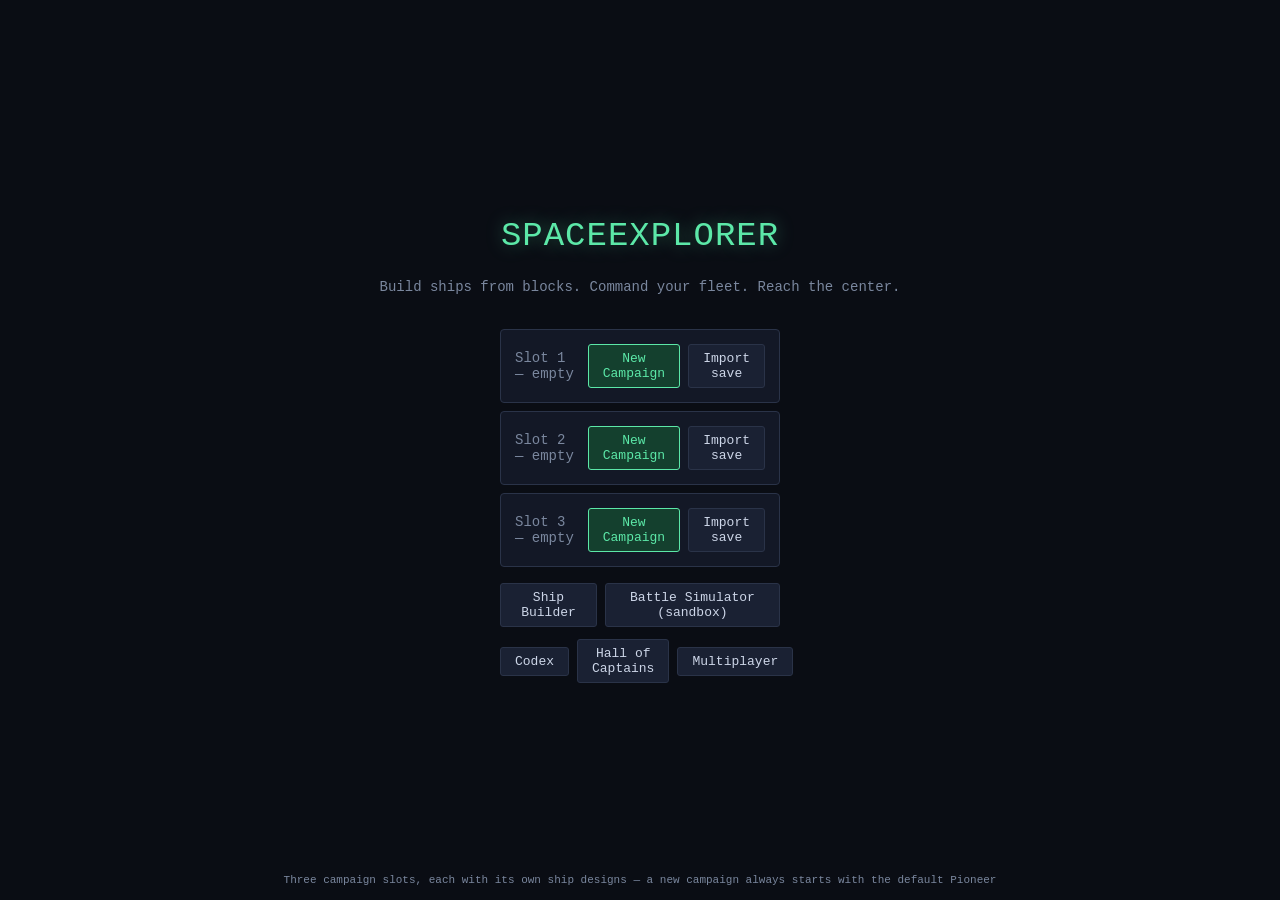
<file: index.html>
<!doctype html>
<html lang="en">
  <head>
    <meta charset="UTF-8" />
    <meta name="viewport" content="width=device-width, initial-scale=1.0" />
    <title>SpaceExplorer</title>
    <link rel="icon" href="data:image/svg+xml,%3Csvg xmlns='http://www.w3.org/2000/svg' viewBox='0 0 16 16'%3E%3Crect width='16' height='16' fill='%230a0d14'/%3E%3Crect x='6' y='2' width='4' height='4' fill='%23ffd24a'/%3E%3Crect x='4' y='6' width='8' height='6' fill='%238f9aa8'/%3E%3Crect x='4' y='12' width='3' height='3' fill='%23ff7a3c'/%3E%3Crect x='9' y='12' width='3' height='3' fill='%23ff7a3c'/%3E%3C/svg%3E" />
    <script type="module" crossorigin src="./assets/index-DtBwhFew.js"></script>
    <link rel="stylesheet" crossorigin href="./assets/index-CGiZ8CMe.css">
  </head>
  <body>
    <div id="app">
      <canvas id="game-canvas"></canvas>
      <div id="ui-root"></div>
    </div>
  </body>
</html>
</file>
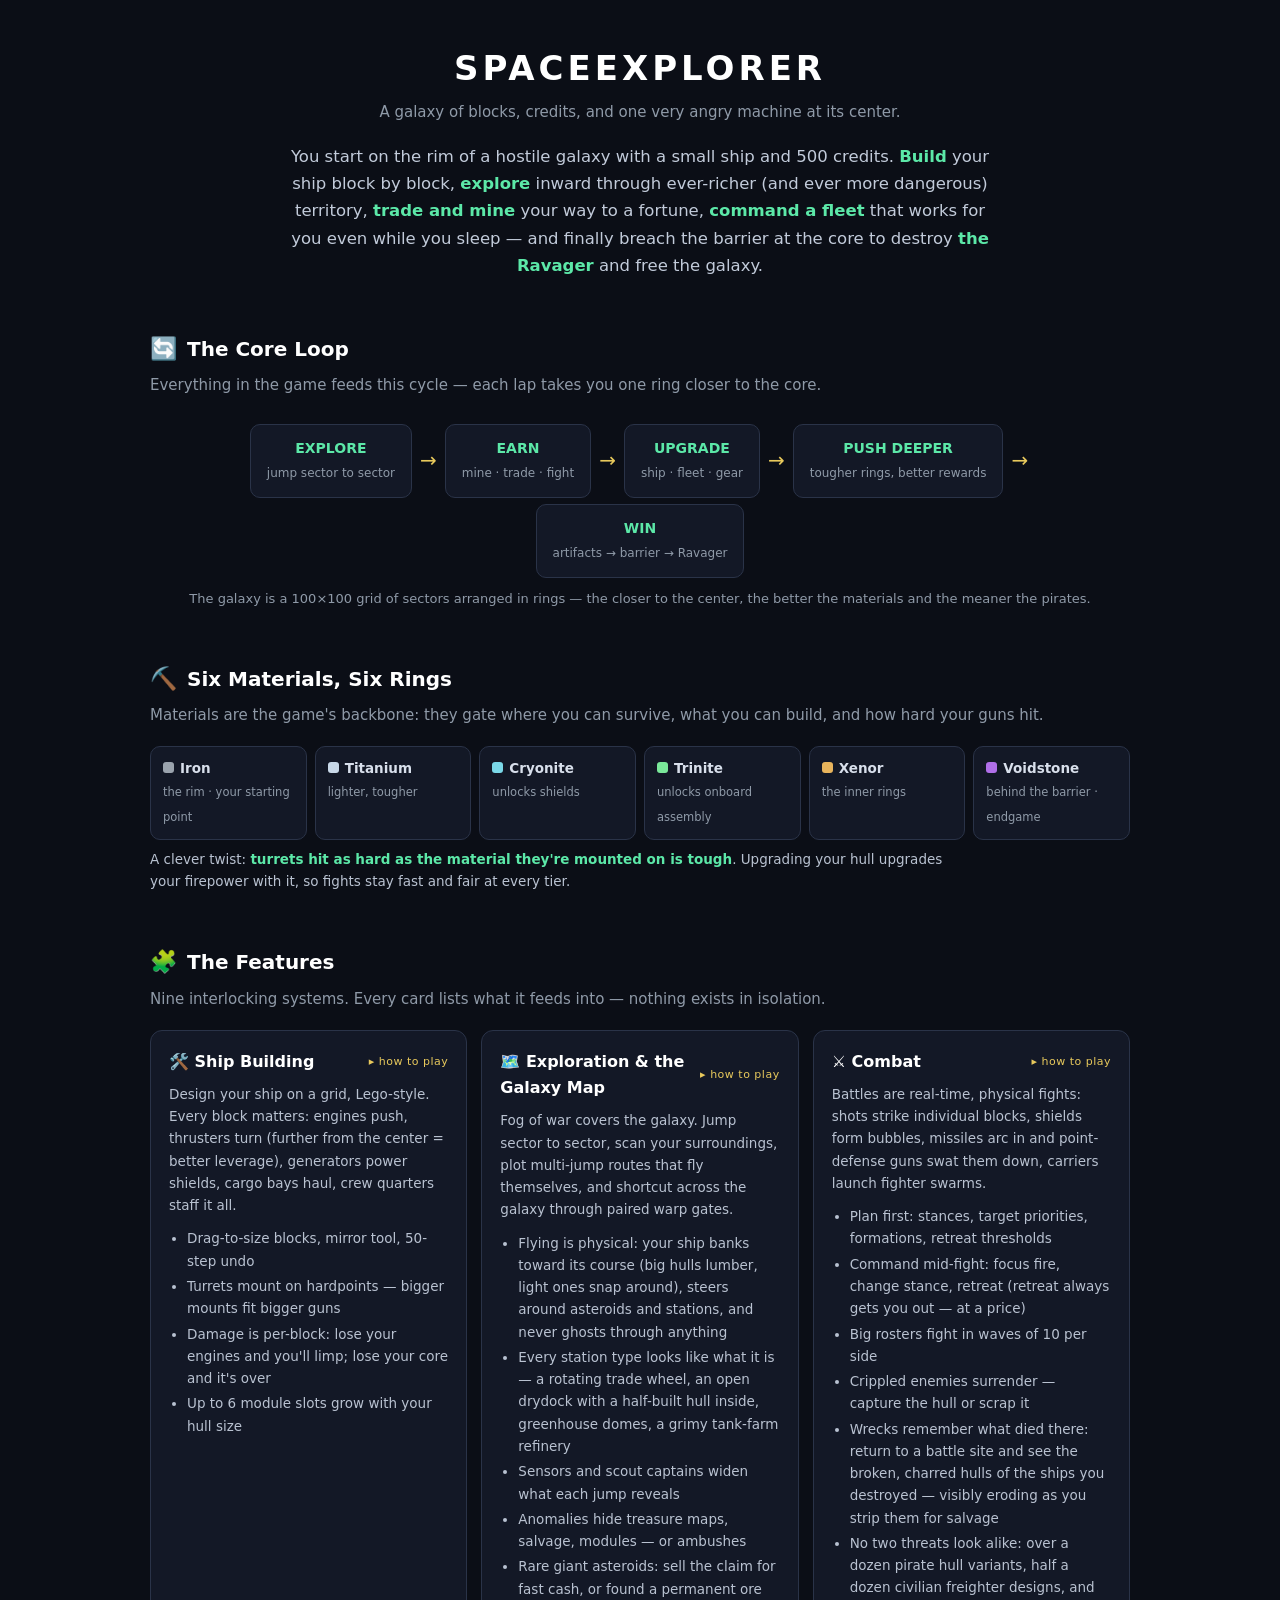
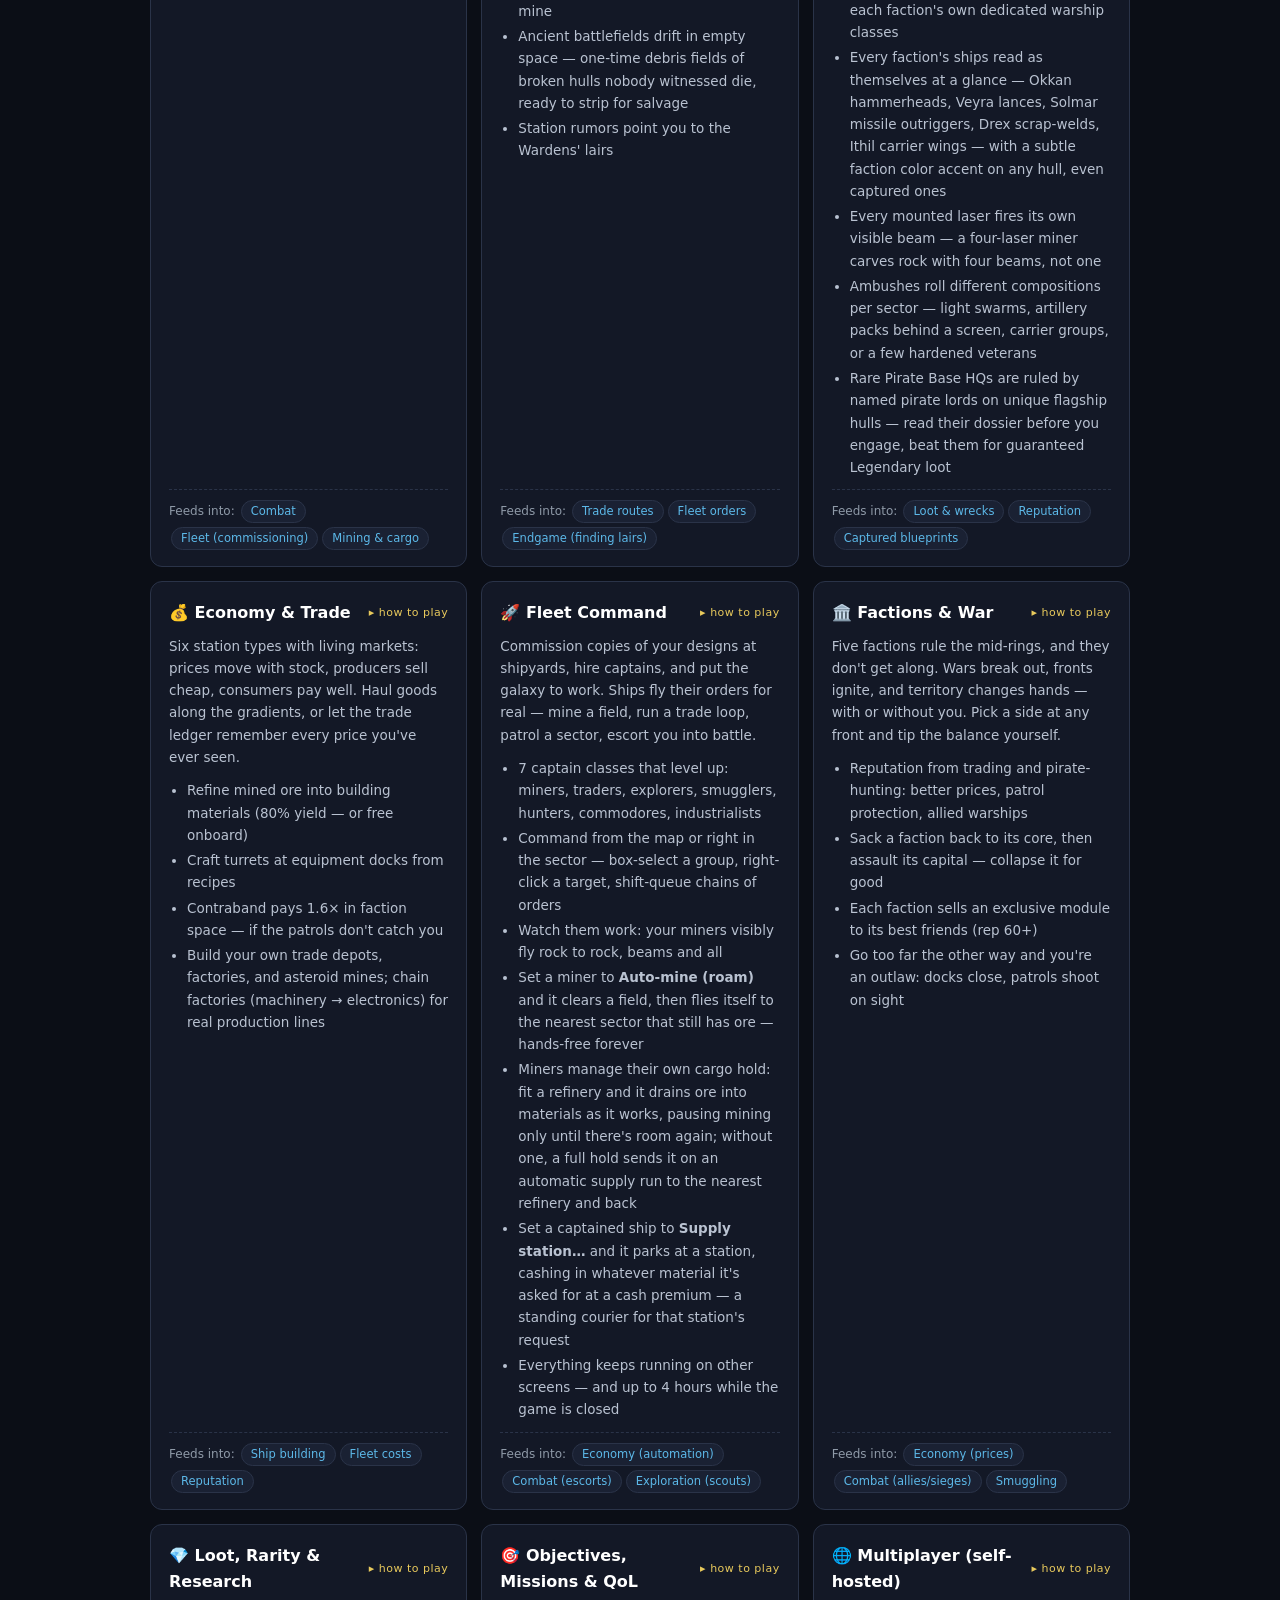
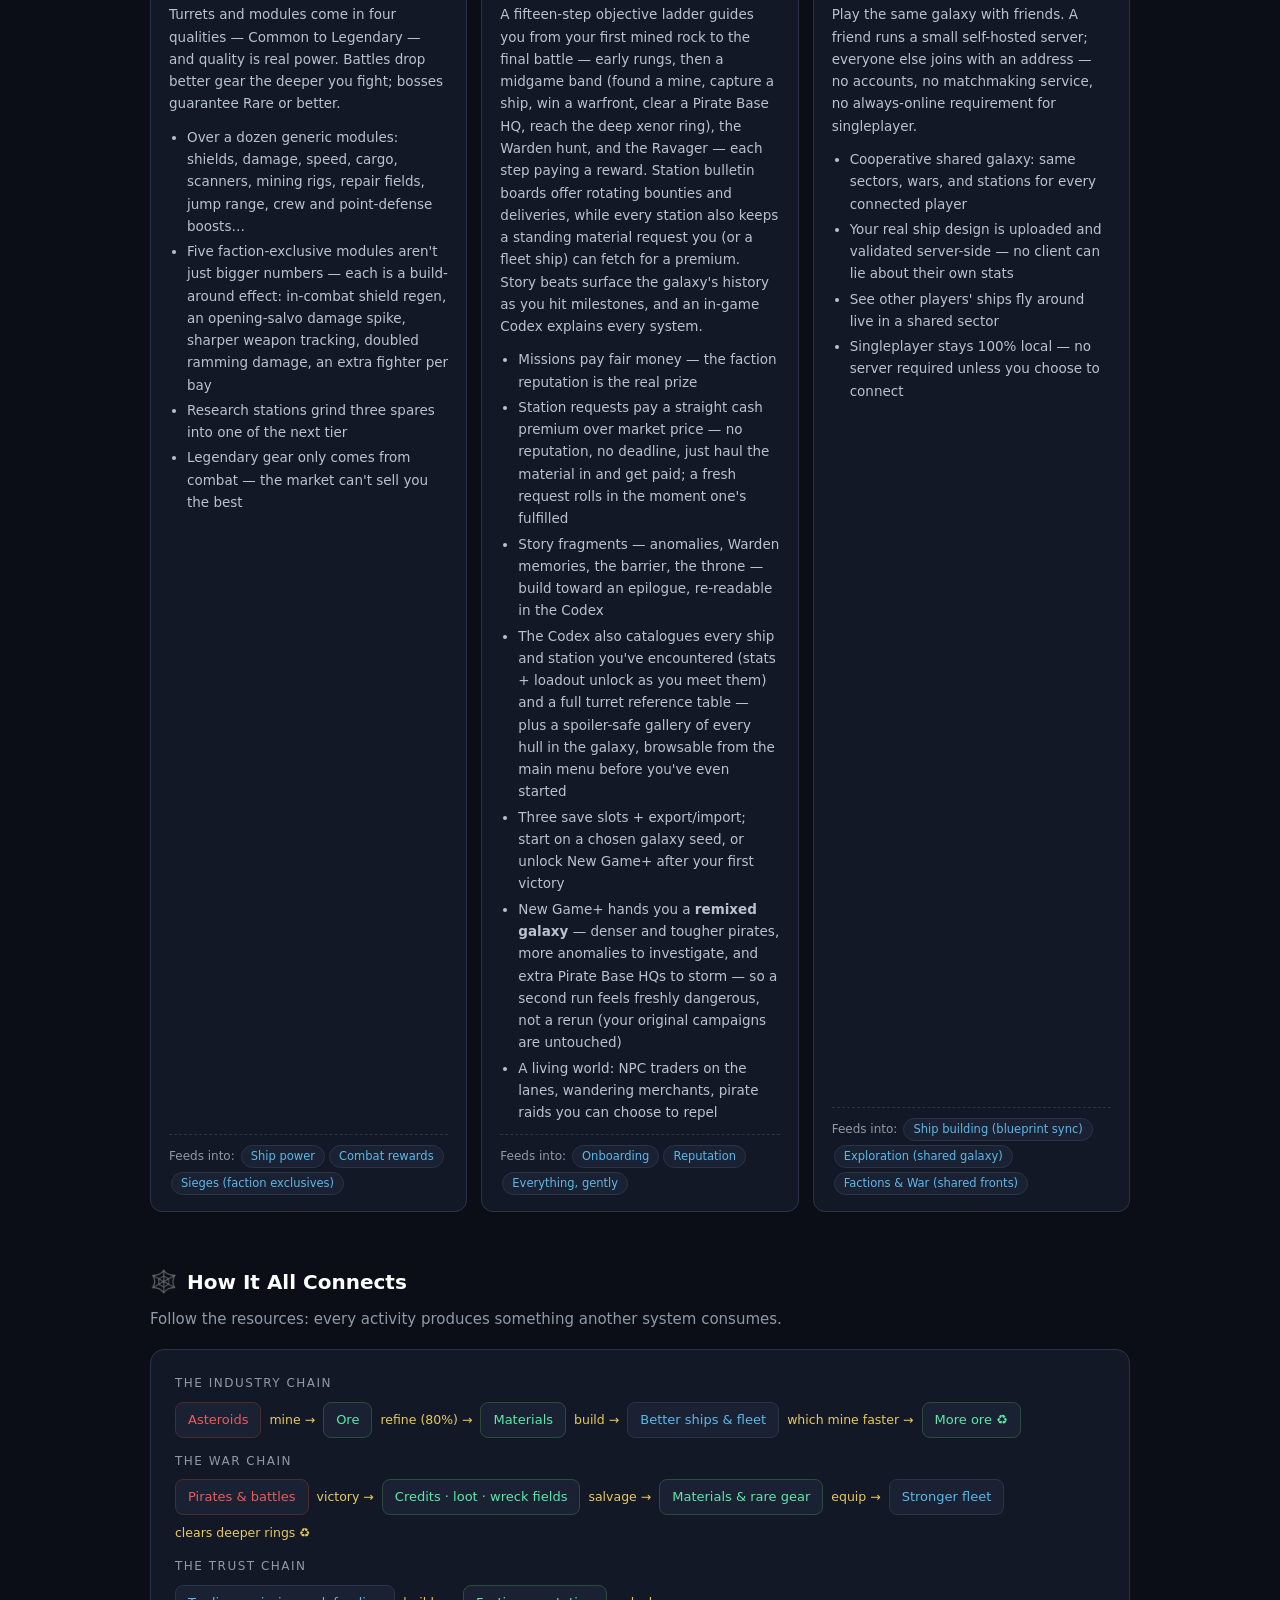
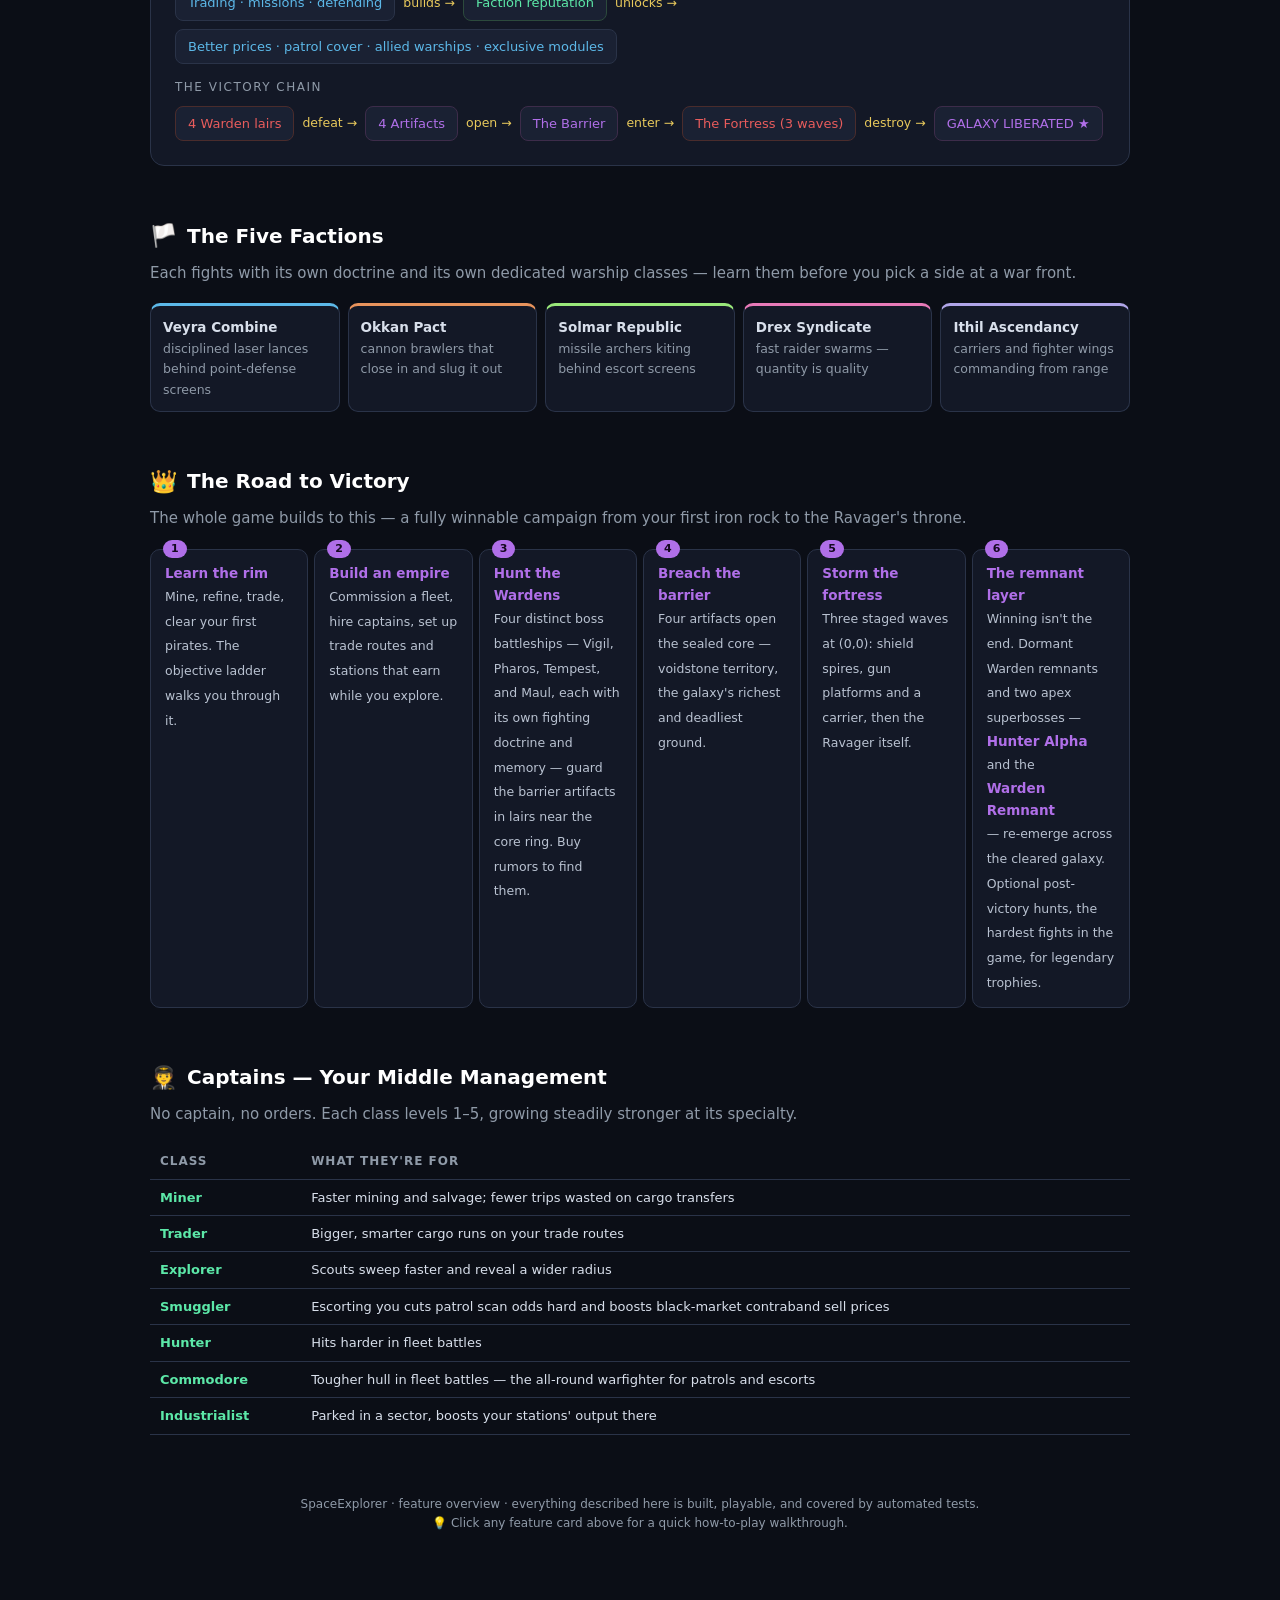
<file: features.html>
<!DOCTYPE html>
<html lang="en">
<head>
<meta charset="utf-8">
<meta name="viewport" content="width=device-width, initial-scale=1">
<title>SpaceExplorer — Game Overview</title>
<style>
  :root {
    --bg: #0b0e16;
    --panel: #131826;
    --panel2: #1a2133;
    --line: #2a3348;
    --text: #d8dfeb;
    --dim: #8f9aa8;
    --green: #5ce8a8;
    --blue: #5cb8e8;
    --gold: #e8c95c;
    --red: #e85c5c;
    --purple: #b06fe8;
    --pink: #e85ce8;
  }
  * { box-sizing: border-box; margin: 0; padding: 0; }
  body {
    background:
      radial-gradient(1200px 600px at 80% -10%, #16203a 0%, transparent 60%),
      radial-gradient(900px 500px at 10% 110%, #1a1430 0%, transparent 60%),
      var(--bg);
    color: var(--text);
    font: 15px/1.65 "Segoe UI", system-ui, -apple-system, sans-serif;
    padding: 40px 20px 80px;
  }
  main { max-width: 980px; margin: 0 auto; }
  h1 {
    font-size: 34px; letter-spacing: 4px; color: #fff;
    text-align: center; margin-bottom: 4px;
  }
  .tagline { text-align: center; color: var(--dim); margin-bottom: 8px; }
  .pitch {
    max-width: 720px; margin: 18px auto 40px; text-align: center;
    font-size: 16.5px; color: #c2cbda;
  }
  .pitch strong { color: var(--green); }
  h2 {
    font-size: 20px; margin: 52px 0 6px; color: #fff;
    display: flex; align-items: center; gap: 10px;
  }
  h2 .ico { font-size: 22px; }
  .sub { color: var(--dim); margin-bottom: 18px; }
  section > p { max-width: 820px; }

  /* Core loop */
  .loop {
    display: flex; flex-wrap: wrap; justify-content: center; align-items: center;
    gap: 6px; margin: 26px 0 10px;
  }
  .loop .step {
    background: var(--panel); border: 1px solid var(--line); border-radius: 10px;
    padding: 12px 16px; text-align: center; min-width: 128px;
  }
  .loop .step b { display: block; color: var(--green); font-size: 14px; }
  .loop .step span { color: var(--dim); font-size: 12px; }
  .loop .arr { color: var(--gold); font-size: 20px; padding: 0 2px; }
  .loopnote { text-align: center; color: var(--dim); font-size: 13px; margin-bottom: 8px; }

  /* Feature cards */
  .grid { display: grid; grid-template-columns: repeat(auto-fit, minmax(300px, 1fr)); gap: 14px; margin-top: 18px; }
  .card {
    background: var(--panel); border: 1px solid var(--line); border-radius: 12px;
    padding: 18px 18px 14px; display: flex; flex-direction: column; gap: 8px;
  }
  .card h3 { font-size: 16px; color: #fff; display: flex; gap: 8px; align-items: center; }
  .card p { color: #b9c2d1; font-size: 13.5px; }
  .card ul { padding-left: 18px; color: #b9c2d1; font-size: 13.5px; }
  .card li { margin: 3px 0; }
  .links { margin-top: auto; padding-top: 8px; border-top: 1px dashed var(--line); font-size: 12px; }
  .links .lbl { color: var(--dim); margin-right: 4px; }
  .chip {
    display: inline-block; background: var(--panel2); border: 1px solid var(--line);
    color: var(--blue); border-radius: 20px; padding: 1px 9px; margin: 2px 2px;
    font-size: 11.5px; white-space: nowrap;
  }

  /* Materials ladder */
  .mats { display: flex; flex-wrap: wrap; gap: 8px; margin: 14px 0 4px; }
  .mat {
    flex: 1; min-width: 120px; border-radius: 10px; padding: 10px 12px;
    border: 1px solid var(--line); background: var(--panel);
  }
  .mat b { display: block; font-size: 13.5px; }
  .mat span { color: var(--dim); font-size: 11.5px; }
  .swatch { display: inline-block; width: 11px; height: 11px; border-radius: 3px; margin-right: 6px; }

  /* Connection map */
  .flowbox {
    background: var(--panel); border: 1px solid var(--line); border-radius: 14px;
    padding: 24px; margin-top: 18px; overflow-x: auto;
  }
  .flow { display: flex; flex-direction: column; gap: 14px; min-width: 640px; }
  .lane { display: flex; align-items: center; gap: 8px; flex-wrap: wrap; }
  .lane .tag {
    background: var(--panel2); border: 1px solid var(--line); border-radius: 8px;
    padding: 6px 12px; font-size: 13px; white-space: nowrap;
  }
  .lane .verb { color: var(--gold); font-size: 12.5px; white-space: nowrap; }
  .tag.res { color: var(--green); border-color: #2c4a3c; }
  .tag.act { color: var(--blue); }
  .tag.threat { color: var(--red); border-color: #4a2c2c; }
  .tag.goal { color: var(--purple); border-color: #3d2c4a; }
  .lanehead { color: var(--dim); font-size: 12px; text-transform: uppercase; letter-spacing: 1.5px; width: 100%; }

  /* Factions */
  .factions { display: flex; flex-wrap: wrap; gap: 8px; margin-top: 14px; }
  .fac { flex: 1; min-width: 150px; background: var(--panel); border: 1px solid var(--line); border-radius: 10px; padding: 10px 12px; font-size: 12.5px; }
  .fac b { display: block; font-size: 13.5px; }
  .fac span { color: var(--dim); }

  /* Endgame timeline */
  .timeline { display: flex; flex-wrap: wrap; gap: 6px; align-items: stretch; margin-top: 16px; }
  .tstep {
    flex: 1; min-width: 150px; background: var(--panel); border: 1px solid var(--line);
    border-radius: 10px; padding: 12px 14px; position: relative;
  }
  .tstep b { color: var(--purple); display: block; font-size: 13.5px; }
  .tstep span { color: #b9c2d1; font-size: 12.5px; }
  .tstep .n {
    position: absolute; top: -10px; left: 12px; background: var(--purple); color: #14091f;
    border-radius: 10px; font-size: 11px; font-weight: bold; padding: 0 8px;
  }

  table { border-collapse: collapse; width: 100%; margin-top: 14px; font-size: 13px; }
  th, td { text-align: left; padding: 7px 10px; border-bottom: 1px solid var(--line); }
  th { color: var(--dim); font-weight: 600; font-size: 12px; text-transform: uppercase; letter-spacing: 1px; }
  td b { color: var(--green); }

  footer { text-align: center; color: var(--dim); font-size: 12px; margin-top: 60px; }

  /* Clickable cards → walkthrough modal */
  .card[data-walk] { cursor: pointer; transition: border-color 0.15s, transform 0.15s; }
  .card[data-walk]:hover { border-color: var(--green); transform: translateY(-2px); }
  .card[data-walk] h3::after {
    content: "▸ how to play"; margin-left: auto; color: var(--gold);
    font-size: 11px; font-weight: normal; letter-spacing: 0.5px; white-space: nowrap;
  }
  .modal {
    position: fixed; inset: 0; background: rgba(5, 7, 12, 0.82);
    display: flex; align-items: center; justify-content: center; padding: 20px; z-index: 50;
  }
  .modal[hidden] { display: none; }
  .modal-card {
    background: var(--panel); border: 1px solid var(--green); border-radius: 14px;
    max-width: 640px; width: 100%; max-height: 86vh; overflow-y: auto;
    padding: 26px 28px; position: relative; box-shadow: 0 20px 60px rgba(0,0,0,0.6);
  }
  .modal-close {
    position: absolute; top: 12px; right: 12px; background: var(--panel2);
    border: 1px solid var(--line); color: var(--dim); border-radius: 8px;
    width: 30px; height: 30px; cursor: pointer; font-size: 14px;
  }
  .modal-close:hover { color: #fff; border-color: var(--green); }
  .modal-card h3 { font-size: 18px; color: #fff; margin-bottom: 4px; padding-right: 30px; }
  .modal-card .m-intro { color: var(--dim); font-size: 13.5px; margin-bottom: 14px; }
  .modal-card ol { padding-left: 22px; }
  .modal-card ol li { margin: 9px 0; color: #c2cbda; font-size: 13.5px; }
  .modal-card .ui {
    background: var(--panel2); border: 1px solid var(--line); border-radius: 6px;
    padding: 0 7px; font-size: 12px; color: var(--green); white-space: nowrap;
    font-family: Consolas, monospace;
  }
  .modal-card .tips {
    margin-top: 16px; background: var(--panel2); border: 1px solid var(--line);
    border-radius: 10px; padding: 12px 14px;
  }
  .modal-card .tips b { color: var(--gold); font-size: 12px; text-transform: uppercase; letter-spacing: 1px; }
  .modal-card .tips ul { padding-left: 18px; margin-top: 6px; }
  .modal-card .tips li { color: #b9c2d1; font-size: 12.5px; margin: 4px 0; }
</style>
</head>
<body>
<main>
  <h1>SPACEEXPLORER</h1>
  <div class="tagline">A galaxy of blocks, credits, and one very angry machine at its center.</div>
  <p class="pitch">
    You start on the rim of a hostile galaxy with a small ship and 500 credits.
    <strong>Build</strong> your ship block by block, <strong>explore</strong> inward through
    ever-richer (and ever more dangerous) territory, <strong>trade and mine</strong> your way to a
    fortune, <strong>command a fleet</strong> that works for you even while you sleep — and finally
    breach the barrier at the core to destroy <strong>the Ravager</strong> and free the galaxy.
  </p>

  <!-- ======================= CORE LOOP ======================= -->
  <section>
    <h2><span class="ico">🔄</span> The Core Loop</h2>
    <div class="sub">Everything in the game feeds this cycle — each lap takes you one ring closer to the core.</div>
    <div class="loop">
      <div class="step"><b>EXPLORE</b><span>jump sector to sector</span></div>
      <div class="arr">→</div>
      <div class="step"><b>EARN</b><span>mine · trade · fight</span></div>
      <div class="arr">→</div>
      <div class="step"><b>UPGRADE</b><span>ship · fleet · gear</span></div>
      <div class="arr">→</div>
      <div class="step"><b>PUSH DEEPER</b><span>tougher rings, better rewards</span></div>
      <div class="arr">→</div>
      <div class="step"><b>WIN</b><span>artifacts → barrier → Ravager</span></div>
    </div>
    <div class="loopnote">The galaxy is a 100×100 grid of sectors arranged in rings — the closer to the center, the better the materials and the meaner the pirates.</div>
  </section>

  <!-- ======================= MATERIALS ======================= -->
  <section>
    <h2><span class="ico">⛏️</span> Six Materials, Six Rings</h2>
    <div class="sub">Materials are the game's backbone: they gate where you can survive, what you can build, and how hard your guns hit.</div>
    <div class="mats">
      <div class="mat"><b><span class="swatch" style="background:#9aa3ad"></span>Iron</b><span>the rim · your starting point</span></div>
      <div class="mat"><b><span class="swatch" style="background:#c8d8e8"></span>Titanium</b><span>lighter, tougher</span></div>
      <div class="mat"><b><span class="swatch" style="background:#7ad8e8"></span>Cryonite</b><span>unlocks shields</span></div>
      <div class="mat"><b><span class="swatch" style="background:#7ae89a"></span>Trinite</b><span>unlocks onboard assembly</span></div>
      <div class="mat"><b><span class="swatch" style="background:#e8b45c"></span>Xenor</b><span>the inner rings</span></div>
      <div class="mat"><b><span class="swatch" style="background:#b06fe8"></span>Voidstone</b><span>behind the barrier · endgame</span></div>
    </div>
    <p style="color:#b9c2d1; font-size:13.5px; margin-top:8px;">
      A clever twist: <b style="color:var(--green)">turrets hit as hard as the material they're mounted on is tough</b>.
      Upgrading your hull upgrades your firepower with it, so fights stay fast and fair at every tier.
    </p>
  </section>

  <!-- ======================= FEATURE CARDS ======================= -->
  <section>
    <h2><span class="ico">🧩</span> The Features</h2>
    <div class="sub">Nine interlocking systems. Every card lists what it feeds into — nothing exists in isolation.</div>
    <div class="grid">

      <div class="card" data-walk="build">
        <h3>🛠️ Ship Building</h3>
        <p>Design your ship on a grid, Lego-style. Every block matters: engines push, thrusters turn (further from the center = better leverage), generators power shields, cargo bays haul, crew quarters staff it all.</p>
        <ul>
          <li>Drag-to-size blocks, mirror tool, 50-step undo</li>
          <li>Turrets mount on hardpoints — bigger mounts fit bigger guns</li>
          <li>Damage is per-block: lose your engines and you'll limp; lose your core and it's over</li>
          <li>Up to 6 module slots grow with your hull size</li>
        </ul>
        <div class="links"><span class="lbl">Feeds into:</span><span class="chip">Combat</span><span class="chip">Fleet (commissioning)</span><span class="chip">Mining & cargo</span></div>
      </div>

      <div class="card" data-walk="explore">
        <h3>🗺️ Exploration & the Galaxy Map</h3>
        <p>Fog of war covers the galaxy. Jump sector to sector, scan your surroundings, plot multi-jump routes that fly themselves, and shortcut across the galaxy through paired warp gates.</p>
        <ul>
          <li>Flying is physical: your ship banks toward its course (big hulls lumber, light ones snap around), steers around asteroids and stations, and never ghosts through anything</li>
          <li>Every station type looks like what it is — a rotating trade wheel, an open drydock with a half-built hull inside, greenhouse domes, a grimy tank-farm refinery</li>
          <li>Sensors and scout captains widen what each jump reveals</li>
          <li>Anomalies hide treasure maps, salvage, modules — or ambushes</li>
          <li>Rare giant asteroids: sell the claim for fast cash, or found a permanent ore mine</li>
          <li>Ancient battlefields drift in empty space — one-time debris fields of broken hulls nobody witnessed die, ready to strip for salvage</li>
          <li>Station rumors point you to the Wardens' lairs</li>
        </ul>
        <div class="links"><span class="lbl">Feeds into:</span><span class="chip">Trade routes</span><span class="chip">Fleet orders</span><span class="chip">Endgame (finding lairs)</span></div>
      </div>

      <div class="card" data-walk="combat">
        <h3>⚔️ Combat</h3>
        <p>Battles are real-time, physical fights: shots strike individual blocks, shields form bubbles, missiles arc in and point-defense guns swat them down, carriers launch fighter swarms.</p>
        <ul>
          <li>Plan first: stances, target priorities, formations, retreat thresholds</li>
          <li>Command mid-fight: focus fire, change stance, retreat (retreat always gets you out — at a price)</li>
          <li>Big rosters fight in waves of 10 per side</li>
          <li>Crippled enemies surrender — capture the hull or scrap it</li>
          <li>Wrecks remember what died there: return to a battle site and see the broken, charred hulls of the ships you destroyed — visibly eroding as you strip them for salvage</li>
          <li>No two threats look alike: over a dozen pirate hull variants, half a dozen civilian freighter designs, and each faction's own dedicated warship classes</li>
          <li>Every faction's ships read as themselves at a glance — Okkan hammerheads, Veyra lances, Solmar missile outriggers, Drex scrap-welds, Ithil carrier wings — with a subtle faction color accent on any hull, even captured ones</li>
          <li>Every mounted laser fires its own visible beam — a four-laser miner carves rock with four beams, not one</li>
          <li>Ambushes roll different compositions per sector — light swarms, artillery packs behind a screen, carrier groups, or a few hardened veterans</li>
          <li>Rare Pirate Base HQs are ruled by named pirate lords on unique flagship hulls — read their dossier before you engage, beat them for guaranteed Legendary loot</li>
        </ul>
        <div class="links"><span class="lbl">Feeds into:</span><span class="chip">Loot & wrecks</span><span class="chip">Reputation</span><span class="chip">Captured blueprints</span></div>
      </div>

      <div class="card" data-walk="economy">
        <h3>💰 Economy & Trade</h3>
        <p>Six station types with living markets: prices move with stock, producers sell cheap, consumers pay well. Haul goods along the gradients, or let the trade ledger remember every price you've ever seen.</p>
        <ul>
          <li>Refine mined ore into building materials (80% yield — or free onboard)</li>
          <li>Craft turrets at equipment docks from recipes</li>
          <li>Contraband pays 1.6× in faction space — if the patrols don't catch you</li>
          <li>Build your own trade depots, factories, and asteroid mines; chain factories (machinery → electronics) for real production lines</li>
        </ul>
        <div class="links"><span class="lbl">Feeds into:</span><span class="chip">Ship building</span><span class="chip">Fleet costs</span><span class="chip">Reputation</span></div>
      </div>

      <div class="card" data-walk="fleet">
        <h3>🚀 Fleet Command</h3>
        <p>Commission copies of your designs at shipyards, hire captains, and put the galaxy to work. Ships fly their orders for real — mine a field, run a trade loop, patrol a sector, escort you into battle.</p>
        <ul>
          <li>7 captain classes that level up: miners, traders, explorers, smugglers, hunters, commodores, industrialists</li>
          <li>Command from the map or right in the sector — box-select a group, right-click a target, shift-queue chains of orders</li>
          <li>Watch them work: your miners visibly fly rock to rock, beams and all</li>
          <li>Set a miner to <b>Auto-mine (roam)</b> and it clears a field, then flies itself to the nearest sector that still has ore — hands-free forever</li>
          <li>Miners manage their own cargo hold: fit a refinery and it drains ore into materials as it works, pausing mining only until there's room again; without one, a full hold sends it on an automatic supply run to the nearest refinery and back</li>
          <li>Set a captained ship to <b>Supply station…</b> and it parks at a station, cashing in whatever material it's asked for at a cash premium — a standing courier for that station's request</li>
          <li>Everything keeps running on other screens — and up to 4 hours while the game is closed</li>
        </ul>
        <div class="links"><span class="lbl">Feeds into:</span><span class="chip">Economy (automation)</span><span class="chip">Combat (escorts)</span><span class="chip">Exploration (scouts)</span></div>
      </div>

      <div class="card" data-walk="factions">
        <h3>🏛️ Factions & War</h3>
        <p>Five factions rule the mid-rings, and they don't get along. Wars break out, fronts ignite, and territory changes hands — with or without you. Pick a side at any front and tip the balance yourself.</p>
        <ul>
          <li>Reputation from trading and pirate-hunting: better prices, patrol protection, allied warships</li>
          <li>Sack a faction back to its core, then assault its capital — collapse it for good</li>
          <li>Each faction sells an exclusive module to its best friends (rep 60+)</li>
          <li>Go too far the other way and you're an outlaw: docks close, patrols shoot on sight</li>
        </ul>
        <div class="links"><span class="lbl">Feeds into:</span><span class="chip">Economy (prices)</span><span class="chip">Combat (allies/sieges)</span><span class="chip">Smuggling</span></div>
      </div>

      <div class="card" data-walk="loot">
        <h3>💎 Loot, Rarity & Research</h3>
        <p>Turrets and modules come in four qualities — Common to Legendary — and quality is real power. Battles drop better gear the deeper you fight; bosses guarantee Rare or better.</p>
        <ul>
          <li>Over a dozen generic modules: shields, damage, speed, cargo, scanners, mining rigs, repair fields, jump range, crew and point-defense boosts…</li>
          <li>Five faction-exclusive modules aren't just bigger numbers — each is a build-around effect: in-combat shield regen, an opening-salvo damage spike, sharper weapon tracking, doubled ramming damage, an extra fighter per bay</li>
          <li>Research stations grind three spares into one of the next tier</li>
          <li>Legendary gear only comes from combat — the market can't sell you the best</li>
        </ul>
        <div class="links"><span class="lbl">Feeds into:</span><span class="chip">Ship power</span><span class="chip">Combat rewards</span><span class="chip">Sieges (faction exclusives)</span></div>
      </div>

      <div class="card" data-walk="missions">
        <h3>🎯 Objectives, Missions & QoL</h3>
        <p>A fifteen-step objective ladder guides you from your first mined rock to the final battle — early rungs, then a midgame band (found a mine, capture a ship, win a warfront, clear a Pirate Base HQ, reach the deep xenor ring), the Warden hunt, and the Ravager — each step paying a reward. Station bulletin boards offer rotating bounties and deliveries, while every station also keeps a standing material request you (or a fleet ship) can fetch for a premium. Story beats surface the galaxy's history as you hit milestones, and an in-game Codex explains every system.</p>
        <ul>
          <li>Missions pay fair money — the faction reputation is the real prize</li>
          <li>Station requests pay a straight cash premium over market price — no reputation, no deadline, just haul the material in and get paid; a fresh request rolls in the moment one's fulfilled</li>
          <li>Story fragments — anomalies, Warden memories, the barrier, the throne — build toward an epilogue, re-readable in the Codex</li>
          <li>The Codex also catalogues every ship and station you've encountered (stats + loadout unlock as you meet them) and a full turret reference table — plus a spoiler-safe gallery of every hull in the galaxy, browsable from the main menu before you've even started</li>
          <li>Three save slots + export/import; start on a chosen galaxy seed, or unlock New Game+ after your first victory</li>
          <li>New Game+ hands you a <b>remixed galaxy</b> — denser and tougher pirates, more anomalies to investigate, and extra Pirate Base HQs to storm — so a second run feels freshly dangerous, not a rerun (your original campaigns are untouched)</li>
          <li>A living world: NPC traders on the lanes, wandering merchants, pirate raids you can choose to repel</li>
        </ul>
        <div class="links"><span class="lbl">Feeds into:</span><span class="chip">Onboarding</span><span class="chip">Reputation</span><span class="chip">Everything, gently</span></div>
      </div>

      <div class="card" data-walk="multiplayer">
        <h3>🌐 Multiplayer (self-hosted)</h3>
        <p>Play the same galaxy with friends. A friend runs a small self-hosted server; everyone else joins with an address — no accounts, no matchmaking service, no always-online requirement for singleplayer.</p>
        <ul>
          <li>Cooperative shared galaxy: same sectors, wars, and stations for every connected player</li>
          <li>Your real ship design is uploaded and validated server-side — no client can lie about their own stats</li>
          <li>See other players' ships fly around live in a shared sector</li>
          <li>Singleplayer stays 100% local — no server required unless you choose to connect</li>
        </ul>
        <div class="links"><span class="lbl">Feeds into:</span><span class="chip">Ship building (blueprint sync)</span><span class="chip">Exploration (shared galaxy)</span><span class="chip">Factions & War (shared fronts)</span></div>
      </div>

    </div>
  </section>

  <!-- ======================= CONNECTION MAP ======================= -->
  <section>
    <h2><span class="ico">🕸️</span> How It All Connects</h2>
    <div class="sub">Follow the resources: every activity produces something another system consumes.</div>
    <div class="flowbox">
      <div class="flow">
        <div class="lane">
          <span class="lanehead">The industry chain</span>
          <span class="tag threat">Asteroids</span><span class="verb">mine →</span>
          <span class="tag res">Ore</span><span class="verb">refine (80%) →</span>
          <span class="tag res">Materials</span><span class="verb">build →</span>
          <span class="tag act">Better ships & fleet</span><span class="verb">which mine faster →</span>
          <span class="tag res">More ore ♻</span>
        </div>
        <div class="lane">
          <span class="lanehead">The war chain</span>
          <span class="tag threat">Pirates & battles</span><span class="verb">victory →</span>
          <span class="tag res">Credits · loot · wreck fields</span><span class="verb">salvage →</span>
          <span class="tag res">Materials & rare gear</span><span class="verb">equip →</span>
          <span class="tag act">Stronger fleet</span><span class="verb">clears deeper rings ♻</span>
        </div>
        <div class="lane">
          <span class="lanehead">The trust chain</span>
          <span class="tag act">Trading · missions · defending</span><span class="verb">builds →</span>
          <span class="tag res">Faction reputation</span><span class="verb">unlocks →</span>
          <span class="tag act">Better prices · patrol cover · allied warships · exclusive modules</span>
        </div>
        <div class="lane">
          <span class="lanehead">The victory chain</span>
          <span class="tag threat">4 Warden lairs</span><span class="verb">defeat →</span>
          <span class="tag goal">4 Artifacts</span><span class="verb">open →</span>
          <span class="tag goal">The Barrier</span><span class="verb">enter →</span>
          <span class="tag threat">The Fortress (3 waves)</span><span class="verb">destroy →</span>
          <span class="tag goal">GALAXY LIBERATED ★</span>
        </div>
      </div>
    </div>
  </section>

  <!-- ======================= FACTIONS ======================= -->
  <section>
    <h2><span class="ico">🏳️</span> The Five Factions</h2>
    <div class="sub">Each fights with its own doctrine and its own dedicated warship classes — learn them before you pick a side at a war front.</div>
    <div class="factions">
      <div class="fac" style="border-top: 3px solid #5cb8e8;"><b>Veyra Combine</b><span>disciplined laser lances behind point-defense screens</span></div>
      <div class="fac" style="border-top: 3px solid #e8935c;"><b>Okkan Pact</b><span>cannon brawlers that close in and slug it out</span></div>
      <div class="fac" style="border-top: 3px solid #9ae87a;"><b>Solmar Republic</b><span>missile archers kiting behind escort screens</span></div>
      <div class="fac" style="border-top: 3px solid #e87ab8;"><b>Drex Syndicate</b><span>fast raider swarms — quantity is quality</span></div>
      <div class="fac" style="border-top: 3px solid #b0a5e8;"><b>Ithil Ascendancy</b><span>carriers and fighter wings commanding from range</span></div>
    </div>
  </section>

  <!-- ======================= ENDGAME ======================= -->
  <section>
    <h2><span class="ico">👑</span> The Road to Victory</h2>
    <div class="sub">The whole game builds to this — a fully winnable campaign from your first iron rock to the Ravager's throne.</div>
    <div class="timeline">
      <div class="tstep"><span class="n">1</span><b>Learn the rim</b><span>Mine, refine, trade, clear your first pirates. The objective ladder walks you through it.</span></div>
      <div class="tstep"><span class="n">2</span><b>Build an empire</b><span>Commission a fleet, hire captains, set up trade routes and stations that earn while you explore.</span></div>
      <div class="tstep"><span class="n">3</span><b>Hunt the Wardens</b><span>Four distinct boss battleships — Vigil, Pharos, Tempest, and Maul, each with its own fighting doctrine and memory — guard the barrier artifacts in lairs near the core ring. Buy rumors to find them.</span></div>
      <div class="tstep"><span class="n">4</span><b>Breach the barrier</b><span>Four artifacts open the sealed core — voidstone territory, the galaxy's richest and deadliest ground.</span></div>
      <div class="tstep"><span class="n">5</span><b>Storm the fortress</b><span>Three staged waves at (0,0): shield spires, gun platforms and a carrier, then the Ravager itself.</span></div>
      <div class="tstep"><span class="n">6</span><b>The remnant layer</b><span>Winning isn't the end. Dormant Warden remnants and two apex superbosses — <b>Hunter Alpha</b> and the <b>Warden Remnant</b> — re-emerge across the cleared galaxy. Optional post-victory hunts, the hardest fights in the game, for legendary trophies.</span></div>
    </div>
  </section>

  <!-- ======================= CAPTAINS ======================= -->
  <section>
    <h2><span class="ico">🧑‍✈️</span> Captains — Your Middle Management</h2>
    <div class="sub">No captain, no orders. Each class levels 1–5, growing steadily stronger at its specialty.</div>
    <table>
      <tr><th>Class</th><th>What they're for</th></tr>
      <tr><td><b>Miner</b></td><td>Faster mining and salvage; fewer trips wasted on cargo transfers</td></tr>
      <tr><td><b>Trader</b></td><td>Bigger, smarter cargo runs on your trade routes</td></tr>
      <tr><td><b>Explorer</b></td><td>Scouts sweep faster and reveal a wider radius</td></tr>
      <tr><td><b>Smuggler</b></td><td>Escorting you cuts patrol scan odds hard and boosts black-market contraband sell prices</td></tr>
      <tr><td><b>Hunter</b></td><td>Hits harder in fleet battles</td></tr>
      <tr><td><b>Commodore</b></td><td>Tougher hull in fleet battles — the all-round warfighter for patrols and escorts</td></tr>
      <tr><td><b>Industrialist</b></td><td>Parked in a sector, boosts your stations' output there</td></tr>
    </table>
  </section>

  <footer>
    SpaceExplorer · feature overview · everything described here is built, playable, and covered by automated tests.<br>
    💡 Click any feature card above for a quick how-to-play walkthrough.
  </footer>
</main>

<!-- ======================= WALKTHROUGH MODAL ======================= -->
<div class="modal" id="modal" hidden>
  <div class="modal-card">
    <button class="modal-close" id="m-close" title="Close (Esc)">✕</button>
    <h3 id="m-title"></h3>
    <p class="m-intro" id="m-intro"></p>
    <ol id="m-steps"></ol>
    <div class="tips" id="m-tips"></div>
  </div>
</div>

<script>
const WALKTHROUGHS = {
  build: {
    title: '🛠️ Ship Building — quick walkthrough',
    intro: 'Open it with the Ship Builder button — from the main menu or the top bar of any sector.',
    steps: [
      'Pick a block from the left palette (Hull, Engine, Shield…) and a <span class="ui">Material</span> tier below it. Your ship’s nose points UP (▲ FORWARD).',
      'Click-and-drag on the grid to place the block at any size — a 2×4 engine is simply four times the engine. Green ghost = fits, red = blocked.',
      'For weapons: place a <span class="ui">Turret Mount</span>, then choose a turret and a quality from the palette. Bigger mounts fit bigger guns (a size-3 missile launcher needs 6 cells).',
      'Watch the stats panel on the right — mass, speed, power ⚠ and crew ⚠ warnings update live as you build. Thrusters turn better the farther they sit from the center.',
      'Want an angled prow instead of a boxy one? Pick Hull or Armor, flip the palette\'s <span class="ui">Shape</span> row to Triangle, and drag out a wedge at any size — press <span class="ui">R</span> (or the "Rotate wedge" button) to spin which corner the point faces.',
      'Use <span class="ui">Mirror ↔</span> for instant symmetry and <span class="ui">Ctrl+Z</span> to undo (50 steps).',
      'Made a mistake three edits ago? Click any block to select it and press <span class="ui">Del</span> — or grab the <span class="ui">Eraser (E)</span> and drag a box to clear a whole area (your core is safe from the box).',
      'Fix anything red in the validation list (every ship needs a connected core), then hit <span class="ui">Save Ship</span>.',
      'Keep multiple designs with <span class="ui">Designs…</span>: your ★ FLAGSHIP is the ship you fly (editing it charges materials — you only pay for what you added, removals refund), while every other design is a free template. Draft new fleet ships without ever touching your flagship.',
      'Commission a template as a fleet ship at any Shipyard (full price), or promote it to flagship from Designs… (pays the material difference).',
      'Try the design risk-free with <span class="ui">Test in Battle</span> before taking it into the campaign.'
    ],
    tips: [
      'Generators must cover your power draw or shields run weak — watch the ⚠.',
      'Crew quarters matter on big ships: understaffed = up to −25% handling and shield regen.',
      'Drafting a new design does not disturb your flagship — and if auto-mine is running, it keeps mining while you build.',
      'Build past a 10×20 hull and the sector and battle views automatically zoom out to fit your ship — asteroids, stations, and other ships shrink right along with it, so nothing you build ever outgrows the screen.',
      'A triangle block is half the mass, HP, and cost of the same-size rectangle — it\'s literally half the material — but it still occupies (and blocks hits across) the full square footprint underneath.'
    ]
  },
  explore: {
    title: '🗺️ Exploration — quick walkthrough',
    intro: 'Press Galaxy Map in any sector. Dark = unknown, dim = scanned from afar, bright = visited.',
    steps: [
      'Click any sector to inspect it in the right-hand panel — type, danger, faction, station.',
      'Inside the white ring? Hit <span class="ui">Jump to X, Y</span>. Farther away? Use <span class="ui">Plot route (N jumps)</span> and your ship auto-hops the whole way, scanning as it goes.',
      'Jumps keep you on the map so you can chain them — you are only pulled into a sector when a patrol intercepts you on arrival. Press <span class="ui">&lt; Sector</span> to fly around in person.',
      'The <b>Nearest stations</b> panel on the left lists the closest known sector for every station type — click a row to see it. ⬢ marks a Hyper Zone.',
      'Every jump reveals neighboring sectors. Add sensor blocks or a Radar Array module to widen the sweep — or send a captained ship on a <span class="ui">Scout this region</span> order.',
      'Find a glowing ring in a sector? That’s a warp gate — <span class="ui">Traverse gate</span> teleports you across the galaxy for free.',
      'Golden dots are anomalies: <span class="ui">Investigate anomaly</span> for salvage, credits, a module, a treasure map… or a trap.',
      'Looking for the Wardens? Dock at any station and <span class="ui">Buy Warden lair rumor</span> — it marks the nearest lair ◆ on your map.'
    ],
    tips: [
      'The purple ring at the center is the Barrier — sealed until you hold 4 artifacts.',
      'Material tiers improve ring by ring: push inward as soon as your ship can take it.',
      'Some inhabited sectors are <b>Hyper Zones</b>: bustling hubs of 2-4 stations (shipyards and equipment docks are much more common there), each berth with its own market.',
      'The map also shows wars (⚔), your fleet, owned stations, and recent territory flips.'
    ]
  },
  combat: {
    title: '⚔️ Combat — quick walkthrough',
    intro: 'Red sectors mean pirates. The ENGAGE button starts the fight — via the Battle Planner.',
    steps: [
      'In a hostile sector, press <span class="ui">ENGAGE</span>. Any of your fleet ships stationed there join automatically.',
      'In the planner, set each ship’s stance (<span class="ui">aggressive</span> / <span class="ui">kite</span> / <span class="ui">protect</span>), target priority, formation slot, and a retreat threshold — "fall back below 30% hull" saves ships.',
      'Press <span class="ui">LAUNCH BATTLE</span>. Battles run in real time — speed them up with <span class="ui">2×</span>/<span class="ui">4×</span> or pause with <span class="ui">⏸</span>.',
      'Click one of your ship cards (left side) to command it: change stance, <span class="ui">Focus target</span> (then click an enemy card), or <span class="ui">Retreat ship</span>.',
      'Watch the physics: shots chew through individual blocks, shields flare, point-defense sparks down missiles and fighters.',
      'After the fight, the report shows damage, loot, and wrecks. Enemies flying a white ⚑ surrendered — <span class="ui">Keep hull</span> to add the ship to your fleet (needs spare crew) or <span class="ui">Scrap</span> it for half its materials.'
    ],
    tips: [
      'Retreat always works — after ~30 seconds of running your ship jumps out, whatever is chasing it.',
      'Bring point defense against threat-4+ pirates: they field carriers and missile boats.',
      'Losing hurts but doesn’t end you: you respawn at home, minus 20% credits and some repairs.',
      'Your first pirate fight is always the same easy pair of raiders — the wilder hull variants (twin-cannon brawlers, missile barrage boats, swarm carriers) start showing up once you\'ve proven you can handle threat 2+.'
    ]
  },
  economy: {
    title: '💰 Economy & Trade — quick walkthrough',
    intro: 'Stations are the economy. Fly close ("Fly to station"), then press Dock when the button lights up.',
    steps: [
      'In the <span class="ui">Market</span> tab, watch the stock column: full shelves = cheap, empty = expensive. <span class="ui">Buy 25</span> where it’s produced, <span class="ui">Sell all</span> where it’s needed.',
      'Mined ore takes cargo space until refined. Use the <span class="ui">Refine ore</span> tab (80% yield, small fee) — or fit refinery blocks and it happens for free while you fly, and keeps clearing the hold even while you are on the map or fleet screens.',
      'Hate babysitting rocks? Press <span class="ui">Auto-mine…</span> in any asteroid sector: your flagship works the whole field itself, refining whenever the hold fills — pick <span class="ui">Mine, refine &amp; sell</span> and it turns the entire field into credits at the local station. It keeps working while you are off in the builder, map, or fleet screens.',
      'At Equipment Docks, <span class="ui">Craft turrets</span> turns materials into spare guns for your builds and fleet.',
      'On the galaxy map, open the <span class="ui">Trade Ledger</span> — it remembers every price you’ve seen and shows the fattest buy-low/sell-high margins.',
      'Feeling brave? Buy contraband at stations outside faction space and sell it inside — black-market buyers pay 1.6×, but patrols scan arrivals.',
      'Claim an empty, safe sector with <span class="ui">Build station…</span>: Trade Depots earn passive credits; Factories produce goods — deliver inputs (e.g. machinery for electronics) to keep the line running.'
    ],
    tips: [
      'Your trading moves prices: flooding a market drops what it pays. Spread your routes.',
      'Every trade with a faction station earns a little reputation — regulars get better prices.',
      'Station income keeps accruing while the game is closed (up to 4 hours).'
    ]
  },
  fleet: {
    title: '🚀 Fleet Command — quick walkthrough',
    intro: 'Your fleet does the grinding for you. Build it at shipyards, command it from anywhere.',
    steps: [
      'Dock at a Shipyard → <span class="ui">Commission ship</span> → pick one of your saved designs. It costs materials plus spare turrets from your inventory.',
      'Open <span class="ui">Fleet</span> and hire a captain (400 cr pot luck, 600 cr to pick the class). No captain, no orders.',
      'Command from the galaxy map: click a ship in the bottom roster, then <b>right-click</b> any sector — the menu offers only what makes sense there (Mine, Salvage, Patrol, Scout, Escort, Refine…).',
      'Hold <span class="ui">⇧ Shift</span> when clicking an order to queue it after the current one — chain "mine here → refine → move home".',
      'Command in person: in your current sector, click a fleet ship (or drag a box around several), then right-click — same menu, whole group at once. <span class="ui">Esc</span> deselects.',
      'Watch them work: miners fly rock to rock with beams going, traders dock, escorts hold formation on you.',
      'Check the <span class="ui">Fleet</span> screen’s alert feed — it reports finished jobs, ambushes fought, and captains leveling up.'
    ],
    tips: [
      'Ships working dangerous sectors get ambushed — real battles, resolved instantly. Reputation with the local faction halves the odds.',
      'Captains level 1–5 in their specialty (+25% each level). Match the captain to the job.',
      'Up to 4 hours of fleet work is simulated when you return to the game.',
      'The status bar only ever shows your flagship\'s own cargo and ore — a miner\'s hold is its own, kept separate so it never looks like your flagship magically filled up.'
    ]
  },
  factions: {
    title: '🏛️ Factions & War — quick walkthrough',
    intro: 'Five factions hold the mid-rings. Your reputation with each one (−100 to +100) changes everything.',
    steps: [
      'Earn reputation the honest way: trade at their stations (+0.25 per trade), clear pirates in their space (+8), run their missions (+6).',
      'The perks stack up: ±15% better prices, patrol protection at rep 25 (half as many fleet ambushes), an allied warship joining your pirate fights at rep 40, exclusive modules for sale at rep 60.',
      'When the map sidebar says <span class="ui">Galaxy at war</span>, look for ⚔ markers — those are active fronts.',
      'Fly to a front and pick a side: <span class="ui">Fight for [faction]</span>. Their navy fights beside you; win and the sector flips, you pocket a bounty and ±15 reputation.',
      'A faction beaten back to its core zone can be finished off: visit its capital and press <span class="ui">ASSAULT THE CAPITAL</span> — a brutal two-wave siege. Win, and the faction collapses forever (and drops a legendary exclusive module).',
      'Watch your standing: below −50 you’re an outlaw there — docks refuse you and patrols attack on sight.'
    ],
    tips: [
      'Wars run on their own clock — territory flips even while you’re busy elsewhere (and offline).',
      'Come back after time away and you’ll get a war report of the front battles fought in space you’ve scouted — unknown space stays fogged.',
      'Flipped sectors get battle scars: fresh wreck fields to salvage, halved station stock.',
      'Piracy and smuggling are faction currency too — negative currency.'
    ]
  },
  loot: {
    title: '💎 Loot, Rarity & Research — quick walkthrough',
    intro: 'Gear comes in Common, Uncommon, Rare, and Legendary. Quality is real power: percentage modules scale up to 1.6×, and whole-number ones (scan radius, fighters per bay) gain +1 per tier — a legendary Deep-Space Radar reveals +4 where a common gives +1.',
    steps: [
      'Win battles: deeper threats drop better gear, Wardens and the fortress guarantee Rare or better. Anomalies and missions pay items too.',
      'Turret quality is chosen in the Ship Builder palette when you install a gun — a legendary cannon hits 60% harder.',
      'Modules go on your flagship: press <span class="ui">Modules</span> in any sector, then <span class="ui">Equip</span>. Slots grow with hull size (up to 6).',
      'Duplicates aren’t junk: at an Equipment Dock’s <span class="ui">Research</span> tab, combine 3 same-quality spares + 250 cr into 1 random item of the next tier.',
      'Crafting rolls Common–Rare only — <b>Legendary gear exists only as combat loot</b>. Go earn it.',
      'Keep an eye out for the golden wandering merchant in station sectors: 3 rolled Uncommon+ items at premium prices, gone in 3 minutes.'
    ],
    tips: [
      'Equipped modules are safe from the research grinder — it only eats spares.',
      'Faction-exclusive modules (rep 60+ or siege loot) grant unique build-around effects no generic module can — reward the way you already fight, or reshape it.',
      'Quality colors: grey · green · blue · gold — same order everywhere in the UI.'
    ]
  },
  missions: {
    title: '🎯 Objectives, Missions & QoL — quick walkthrough',
    intro: 'The left-hand panel in every sector is your to-do list — the game’s gentle hand on your shoulder.',
    steps: [
      'Follow the objective ladder top to bottom: mine 100 ore, refine 50, clear pirates… each step pays out (credits, materials, even modules) the moment you complete it.',
      'Every station\'s <span class="ui">Missions</span> tab opens on a standing <span class="ui">STATION WANTS</span> card — bring the named material (ore or refined, whatever you\'re carrying) and press <span class="ui">Supply</span> for a straight cash premium over market price. No deadline, no cap — deliver partial amounts as you get them, and a fresh request rolls in the moment one\'s fully paid off.',
      'Below that sits the rotating board: 2–4 bounty/delivery offers. <span class="ui">Accept</span> up to 4 at once.',
      'Bounties complete themselves the moment you clear the target sector; deliveries are turned in with the <span class="ui">Deliver</span> button at the right station.',
      'Mission deadlines are gentle (~30 min) and expiry is penalty-free. The pay is fine, but the +6 reputation is the real reason to bother.',
      'Three campaign slots live on the main menu — each with its own name, playtime, and progress stars. <span class="ui">Export save</span> downloads a full backup; <span class="ui">Import save</span> restores it anywhere.',
      'Close the game whenever — fleet orders, station income, and even faction wars catch up (up to 4 hours) when you press <span class="ui">Continue Campaign</span>.'
    ],
    tips: [
      'The objectives panel doubles as a beginner’s guide — if you’re lost, do the top item.',
      'Each save slot keeps its own ship designs — a new campaign always starts with the default Pioneer, never a previous game’s flagship.',
      'A <span class="ui">Menu</span> button in the top bar of every screen (sector, fleet, map, builder) takes you straight back to the save-slot picker — progress is saved first, so nothing is lost.',
      'The 🔊 button (battle screen) mutes everything, including the ambient soundtrack.'
    ]
  },
  multiplayer: {
    title: '🌐 Multiplayer — quick walkthrough',
    intro: 'Open Multiplayer from the main menu. One friend hosts, everyone else joins that address.',
    steps: [
      'To host: someone runs the server from a terminal (<span class="ui">npm run server -- --port 8080</span>) on a machine reachable by the other players.',
      'To join: open <span class="ui">Multiplayer</span>, enter a display name and the host\'s <span class="ui">host:port</span>, then press <span class="ui">Join</span>.',
      'Once connected you land in a shared galaxy sector — build, mine, trade, and fight exactly as in singleplayer, just alongside whoever else is online.',
      'Your flagship design uploads automatically the first time you connect and again whenever you save it in the Builder — the server checks and stores it, so your real stats (cargo, jump range, scan radius) always match your actual ship.',
      'Co-located players show up as tinted, name-labelled ships flying live in the sector.'
    ],
    tips: [
      'Singleplayer never needs a server — Multiplayer is a separate, opt-in menu option.',
      'Wars, territory, and stations are shared: a friend\'s trades and battles move the same galaxy you see.',
      'Fleet escorts don\'t yet join multiplayer battles — each player currently fights their own flagship solo server-side.'
    ]
  }
};

const modal = document.getElementById('modal');
const mTitle = document.getElementById('m-title');
const mIntro = document.getElementById('m-intro');
const mSteps = document.getElementById('m-steps');
const mTips = document.getElementById('m-tips');

function openWalk(key) {
  const w = WALKTHROUGHS[key];
  if (!w) return;
  mTitle.textContent = w.title;
  mIntro.textContent = w.intro;
  mSteps.innerHTML = w.steps.map((s) => `<li>${s}</li>`).join('');
  mTips.innerHTML = `<b>Pro tips</b><ul>${w.tips.map((t) => `<li>${t}</li>`).join('')}</ul>`;
  modal.hidden = false;
  modal.querySelector('.modal-card').scrollTop = 0;
}
function closeWalk() { modal.hidden = true; }

document.querySelectorAll('.card[data-walk]').forEach((card) => {
  card.addEventListener('click', () => openWalk(card.dataset.walk));
});
document.getElementById('m-close').addEventListener('click', closeWalk);
modal.addEventListener('click', (e) => { if (e.target === modal) closeWalk(); });
document.addEventListener('keydown', (e) => { if (e.key === 'Escape') closeWalk(); });
</script>
</body>
</html>
</file>
<file: assets/index-CGiZ8CMe.css>
:root{--bg: #0a0d14;--panel: #131826;--panel-2: #1a2133;--border: #2a3348;--text: #cdd6e8;--text-dim: #7a879e;--accent: #5ce8a8;--accent-2: #5cb8e8;--danger: #e85c5c;--warn: #e8c95c;font-size:14px}*{box-sizing:border-box}html,body{margin:0;padding:0;height:100%;background:var(--bg);color:var(--text);font-family:Consolas,Courier New,monospace;overflow:hidden}#app{position:relative;width:100vw;height:100vh}#game-canvas{position:absolute;inset:0;width:100%;height:100%;display:block;image-rendering:pixelated}#ui-root{position:absolute;inset:0;pointer-events:none}#ui-root>*{pointer-events:auto}button{background:var(--panel-2);color:var(--text);border:1px solid var(--border);padding:6px 14px;font-family:inherit;font-size:13px;cursor:pointer;border-radius:3px}button:hover{border-color:var(--accent);color:var(--accent)}button.primary{background:#14402e;border-color:var(--accent);color:var(--accent)}button.primary:hover{background:#1a5038}button.danger{border-color:var(--danger);color:var(--danger)}button.active{background:#14402e;border-color:var(--accent);color:var(--accent)}button:disabled{opacity:.4;cursor:default}select,input[type=text],input[type=range]{background:var(--panel-2);color:var(--text);border:1px solid var(--border);padding:4px 8px;font-family:inherit;border-radius:3px}h1,h2,h3{margin:0 0 8px;font-weight:400;letter-spacing:1px}h1{font-size:34px;color:var(--accent);text-shadow:0 0 18px rgba(92,232,168,.4)}h2{font-size:18px;color:var(--accent-2)}h3{font-size:14px;color:var(--text-dim);text-transform:uppercase}.screen{position:absolute;inset:0;display:flex;flex-direction:column;align-items:center;justify-content:center;gap:16px}.panel{background:var(--panel);border:1px solid var(--border);border-radius:4px;padding:14px}.row{display:flex;gap:8px;align-items:center}.col{display:flex;flex-direction:column;gap:8px}.spread{justify-content:space-between}.dim{color:var(--text-dim)}.grow{flex:1}.builder{position:absolute;inset:0;display:grid;grid-template-columns:220px 1fr 260px;grid-template-rows:48px 1fr;background:var(--bg)}.builder-topbar{grid-column:1 / 4;display:flex;align-items:center;gap:10px;padding:0 12px;background:var(--panel);border-bottom:1px solid var(--border)}.builder-topbar input[type=text]{width:200px}.builder-palette{overflow-y:auto;background:var(--panel);border-right:1px solid var(--border);padding:10px;display:flex;flex-direction:column;gap:6px}.palette-item{display:flex;align-items:center;gap:8px;padding:5px 8px;border:1px solid var(--border);border-radius:3px;cursor:pointer;background:var(--panel-2)}.palette-item:hover{border-color:var(--accent-2)}.palette-item.selected{border-color:var(--accent);background:#14402e}.palette-item img{width:22px;height:22px;image-rendering:pixelated}.palette-item .label{font-size:12px}.builder-canvas-wrap{position:relative;overflow:hidden}.builder-canvas-wrap canvas{position:absolute;inset:0;cursor:crosshair}.builder-stats{overflow-y:auto;background:var(--panel);border-left:1px solid var(--border);padding:12px;display:flex;flex-direction:column;gap:10px}.stat-row{display:flex;justify-content:space-between;font-size:12.5px}.stat-row .v{color:var(--accent-2)}.issue{font-size:12px;padding:4px 6px;border-radius:3px}.issue.error{background:#3a1a1a;color:#ff9a9a}.issue.warning{background:#3a331a;color:#e8d99a}.hint{font-size:11.5px;color:var(--text-dim);line-height:1.5}.info-popover{position:fixed;background:#131826f2;border:1px solid var(--border);border-radius:3px;padding:8px 10px;font-size:11.5px;line-height:1.5;color:var(--text-dim);max-width:220px;z-index:50;pointer-events:none;box-shadow:0 2px 8px #0006}.info-popover.hidden{display:none}.planner{position:absolute;inset:0;display:grid;grid-template-rows:48px 1fr;background:var(--bg)}.planner-body{display:grid;grid-template-columns:1fr 340px;gap:12px;padding:12px;overflow:hidden}.fleet-list{overflow-y:auto;display:flex;flex-direction:column;gap:10px}.fleet-card{display:flex;flex-direction:column;gap:8px}.fleet-card .controls{display:grid;grid-template-columns:1fr 1fr;gap:6px}.fleet-card label{font-size:11px;color:var(--text-dim);display:block;margin-bottom:2px}.battle-hud-top{position:absolute;top:0;left:0;right:0;display:flex;justify-content:center;gap:8px;padding:8px}.battle-hud-side{position:absolute;top:60px;bottom:10px;width:230px;overflow-y:auto;display:flex;flex-direction:column;gap:6px;padding:8px}.battle-hud-side.left{left:0}.battle-hud-side.right{right:0}.ship-card{background:#131826e6;border:1px solid var(--border);border-radius:3px;padding:6px 8px;font-size:12px;cursor:pointer}.ship-card.selected{border-color:var(--accent)}.ship-card.dead{opacity:.4}.ship-card .bars{display:flex;flex-direction:column;gap:2px;margin-top:4px}.bar{height:4px;background:#222833;border-radius:2px;overflow:hidden}.bar>div{height:100%}.bar .hp{background:var(--accent)}.bar .shield{background:var(--accent-2)}.enemy .bar .hp{background:var(--danger)}.battle-commands{position:absolute;bottom:10px;left:50%;transform:translate(-50%);display:flex;gap:8px;background:#131826eb;border:1px solid var(--border);border-radius:4px;padding:8px}.map-roster{position:absolute;bottom:10px;left:10px;right:300px;display:flex;gap:6px;flex-wrap:wrap;pointer-events:none}.map-roster>*{pointer-events:auto}.roster-chip{display:flex;align-items:center;gap:6px;background:#131826eb;border:1px solid var(--border);border-radius:3px;padding:4px 9px;font-size:11.5px;cursor:pointer}.roster-chip:hover{border-color:var(--accent-2)}.roster-chip.selected{border-color:var(--accent);background:#14402e}.roster-chip .dot{width:7px;height:7px;border-radius:50%}.context-menu{position:absolute;min-width:220px;background:var(--panel);border:1px solid var(--accent);border-radius:4px;padding:6px;z-index:30;display:flex;flex-direction:column;gap:3px;box-shadow:0 4px 18px #0009}.context-menu .cm-title{font-size:11px;color:var(--text-dim);text-transform:uppercase;padding:2px 6px}.context-menu button{text-align:left;display:flex;justify-content:space-between;gap:12px}.context-menu button .est{color:var(--text-dim);font-size:11px}.codex-grid{display:grid;grid-template-columns:repeat(auto-fill,minmax(110px,1fr));gap:8px}.codex-card{display:flex;flex-direction:column;align-items:center;gap:4px;padding:8px;background:var(--panel-2);border:1px solid var(--border);border-radius:3px;cursor:pointer;text-align:center}.codex-card:hover{border-color:var(--accent-2)}.codex-card .thumb{width:100%;height:64px;display:flex;align-items:center;justify-content:center}.codex-chip{font-size:11px;padding:1px 6px;border:1px solid var(--border);border-radius:8px;color:var(--text-dim)}.report-table{border-collapse:collapse;font-size:13px}.report-table th,.report-table td{border:1px solid var(--border);padding:5px 12px;text-align:right}.report-table th{color:var(--text-dim);font-weight:400}.report-table td:first-child,.report-table th:first-child{text-align:left}.win{color:var(--accent)}.lose{color:var(--danger)}
</file>
